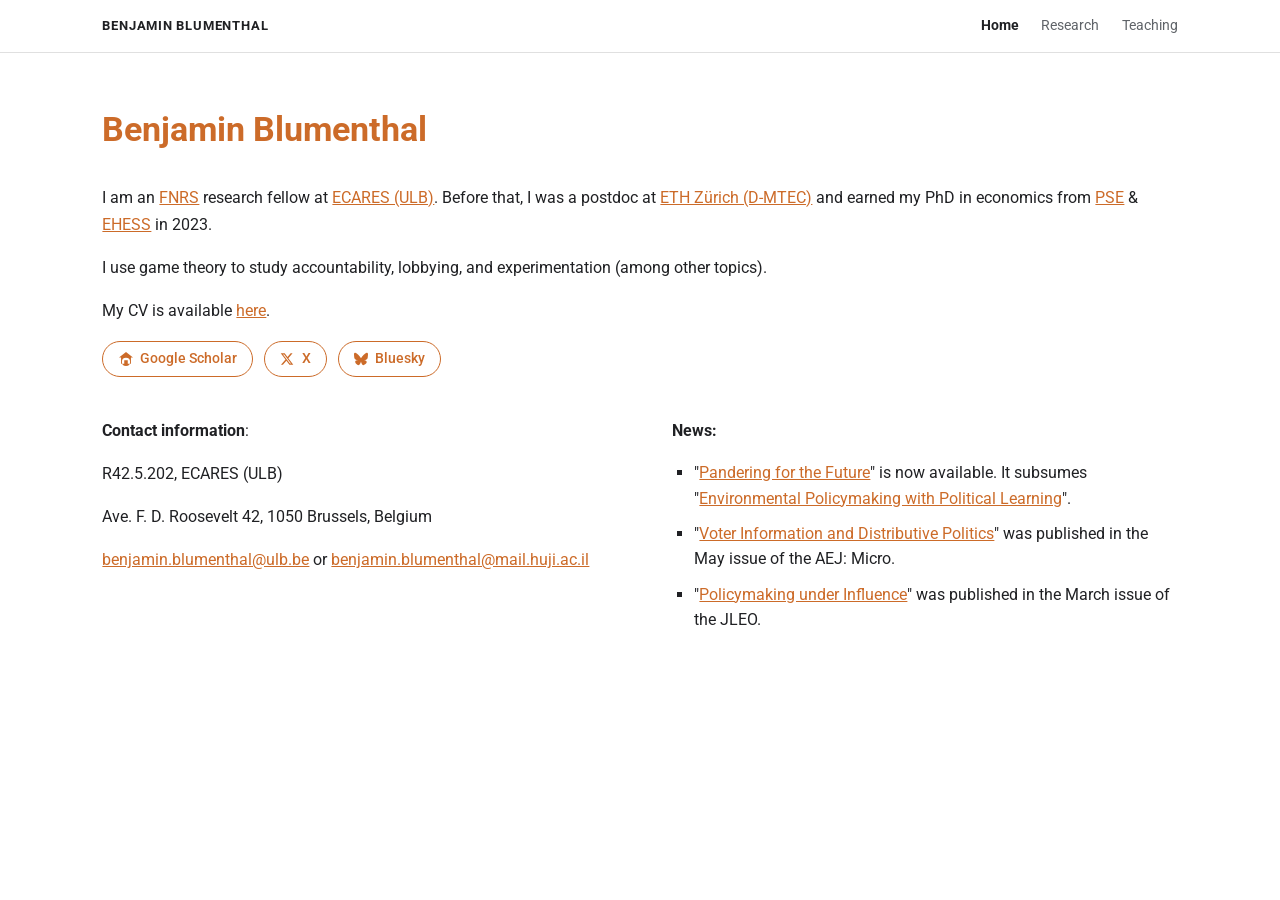
<file: index.html>
<!DOCTYPE html>
<html lang="en">
<head>
  <script async src="https://www.googletagmanager.com/gtag/js?id=G-81EFGDDH44"></script>
  <script>
    window.dataLayer = window.dataLayer || [];
    function gtag(){dataLayer.push(arguments);}
    gtag('js', new Date());
    gtag('config', 'G-81EFGDDH44');
  </script>
  <meta charset="UTF-8">
  <meta name="viewport" content="width=device-width, initial-scale=1.0">
  <title>Benjamin Blumenthal</title>
  <link rel="icon" href="data:image/svg+xml,<svg xmlns=%22http://www.w3.org/2000/svg%22 viewBox=%220 0 16 16%22><text y=%2214%22 font-size=%2214%22>%F0%9F%A4%93</text></svg>">
  <link rel="stylesheet" href="css/style.css">
</head>
<body>

<div class="topbar">
  <div class="topbar-inner">
    <a class="topbar-name" href="index.html">Benjamin Blumenthal</a>
    <nav aria-label="Sections">
      <a href="index.html" class="active">Home</a>
      <a href="research.html">Research</a>
      <a href="teaching.html">Teaching</a>
    </nav>
  </div>
</div>

<div class="container">
  <h1>Benjamin Blumenthal</h1>

  <p>
    I am an <a href="https://www.frs-fnrs.be/en/" target="_blank" rel="noopener">FNRS</a> research fellow at
    <a href="https://ecares.ulb.be/" target="_blank" rel="noopener">ECARES (ULB)</a>. Before that, I was a
    postdoc at <a href="https://mtec.ethz.ch" target="_blank" rel="noopener">ETH Zürich (D-MTEC)</a>
    and earned my PhD in economics from <a href="https://www.parisschoolofeconomics.eu/en/" target="_blank" rel="noopener">PSE</a>
    &amp; <a href="https://www.ehess.fr/en" target="_blank" rel="noopener">EHESS</a> in 2023.
  </p>

  <p>I use game theory to study accountability, lobbying, and experimentation (among other topics).</p>

  <p>My CV is available <a href="cv.pdf" target="_blank">here</a>.</p>

  <div class="social-links">
    <a href="https://scholar.google.fr/citations?user=tPTopb8AAAAJ&hl=fr&oi=ao" target="_blank" rel="noopener">
      <svg viewBox="0 0 24 24" fill="currentColor" width="14" height="14"><path d="M12 24a7 7 0 1 1 0-14 7 7 0 0 1 0 14zm0-24L0 9.5h3.5V20H9v-6h6v6h5.5V9.5H24z"/></svg>
      Google Scholar
    </a>
    <a href="https://x.com/bnjmnblmnthl" target="_blank" rel="noopener">
      <svg viewBox="0 0 24 24" fill="currentColor" width="14" height="14"><path d="M18.244 2.25h3.308l-7.227 8.26 8.502 11.24H16.17l-5.214-6.817L4.99 21.75H1.68l7.73-8.835L1.254 2.25H8.08l4.713 6.231zm-1.161 17.52h1.833L7.084 4.126H5.117z"/></svg>
      X
    </a>
    <a href="https://bsky.app/profile/bnjmnblmnthl.bsky.social" target="_blank" rel="noopener">
      <svg viewBox="0 0 24 24" fill="currentColor" width="14" height="14"><path d="M12 10.8c-1.087-2.114-4.046-6.053-6.798-7.995C2.566.944 1.561 1.266.902 1.565.139 1.908 0 3.08 0 3.768c0 .69.378 5.65.624 6.479.815 2.736 3.713 3.66 6.383 3.364.136-.02.275-.039.415-.056-.138.022-.276.04-.415.056-3.912.58-7.387 2.005-2.83 7.078 5.013 5.19 6.87-1.113 7.823-4.308.953 3.195 2.05 9.271 7.733 4.308 4.267-4.308 1.172-6.498-2.74-7.078a8.741 8.741 0 0 1-.415-.056c.14.017.279.036.415.056 2.67.297 5.568-.628 6.383-3.364.246-.828.624-5.79.624-6.478 0-.69-.139-1.861-.902-2.204-.659-.299-1.664-.62-4.3 1.24C16.046 4.748 13.087 8.687 12 10.8z"/></svg>
      Bluesky
    </a>
  </div>

  <div class="two-col">
    <div>
      <p><strong>Contact information</strong>:</p>
      <p>R42.5.202, ECARES (ULB)</p>
      <p>Ave. F. D. Roosevelt 42, 1050 Brussels, Belgium</p>
      <p>
        <a href="mailto:benjamin.blumenthal@ulb.be">benjamin.blumenthal@ulb.be</a> or
        <a href="mailto:benjamin.blumenthal@mail.huji.ac.il">benjamin.blumenthal@mail.huji.ac.il</a>
      </p>
    </div>
    <div>
      <p><strong>News:</strong></p>
      <ul class="plain-list">
        <li>
          "<a href="https://osf.io/preprints/socarxiv/trn8u_v3" target="_blank" rel="noopener">Pandering for the Future</a>"
          is now available. It subsumes "<a href="https://osf.io/preprints/socarxiv/trn8u" target="_blank" rel="noopener">Environmental Policymaking with Political Learning</a>".
        </li>
        <li>
          "<a href="https://www.aeaweb.org/articles?id=10.1257/mic.20240340&from=f" target="_blank" rel="noopener">Voter Information and Distributive Politics</a>"
          was published in the May issue of the AEJ: Micro.
        </li>
        <li>
          "<a href="https://doi.org/10.1093/jleo/ewaf001" target="_blank" rel="noopener">Policymaking under Influence</a>"
          was published in the March issue of the JLEO.
        </li>
      </ul>
    </div>
  </div>
</div>

</body>
</html>
</file>
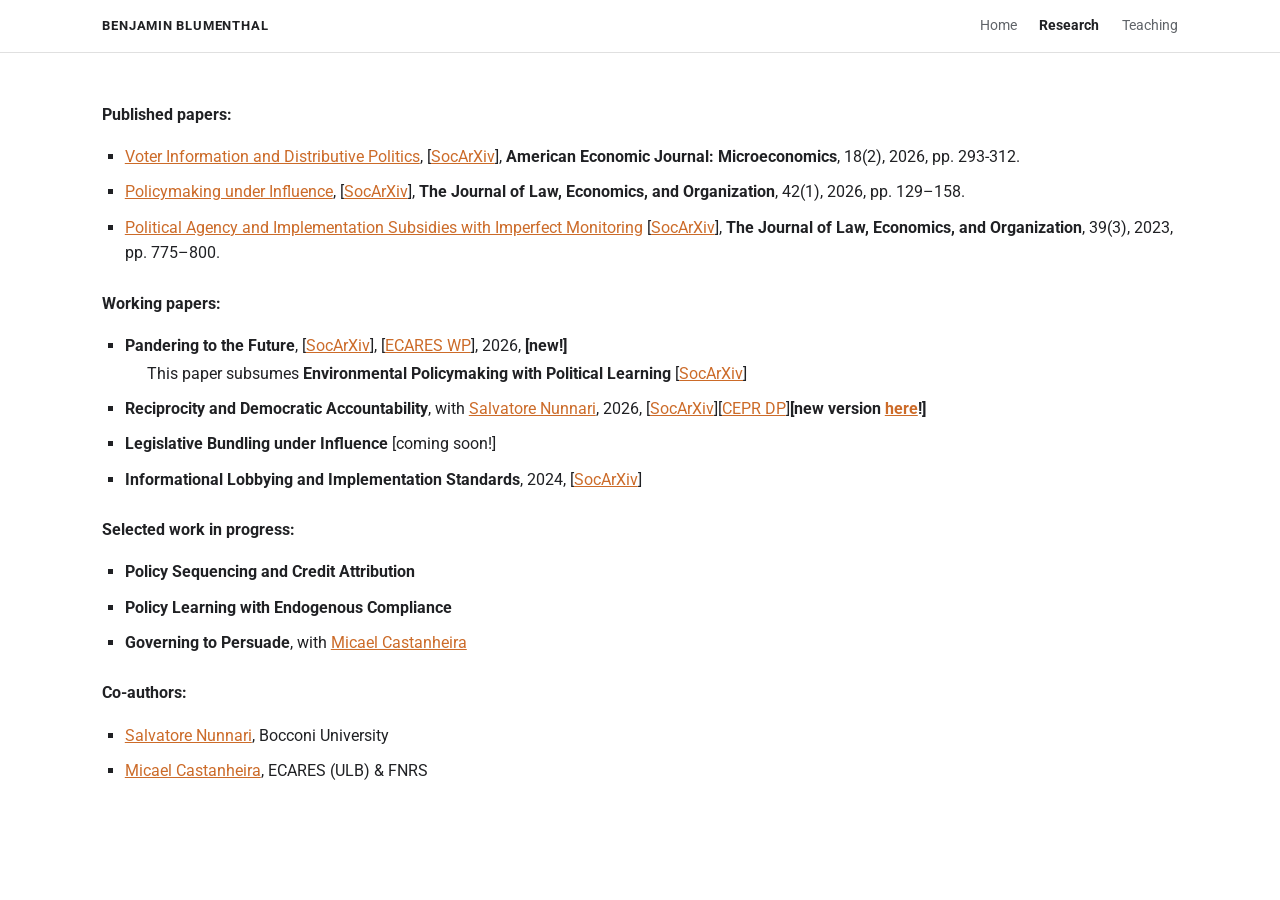
<file: research.html>
<!DOCTYPE html>
<html lang="en">
<head>
  <script async src="https://www.googletagmanager.com/gtag/js?id=G-81EFGDDH44"></script>
  <script>
    window.dataLayer = window.dataLayer || [];
    function gtag(){dataLayer.push(arguments);}
    gtag('js', new Date());
    gtag('config', 'G-81EFGDDH44');
  </script>
  <meta charset="UTF-8">
  <meta name="viewport" content="width=device-width, initial-scale=1.0">
  <title>Research – Benjamin Blumenthal</title>
  <link rel="icon" href="data:image/svg+xml,<svg xmlns=%22http://www.w3.org/2000/svg%22 viewBox=%220 0 16 16%22><text y=%2214%22 font-size=%2214%22>%F0%9F%A4%93</text></svg>">
  <link rel="stylesheet" href="css/style.css">
</head>
<body>

<div class="topbar">
  <div class="topbar-inner">
    <a class="topbar-name" href="index.html">Benjamin Blumenthal</a>
    <nav aria-label="Sections">
      <a href="index.html">Home</a>
      <a href="research.html" class="active">Research</a>
      <a href="teaching.html">Teaching</a>
    </nav>
  </div>
</div>

<div class="container">

  <p><strong>Published papers:</strong></p>
  <ul class="plain-list">
    <li>
      <a href="https://www.aeaweb.org/articles?id=10.1257/mic.20240340&from=f" target="_blank" rel="noopener">Voter Information and Distributive Politics</a>,
      [<a href="https://osf.io/preprints/socarxiv/r7w4m/" target="_blank" rel="noopener">SocArXiv</a>],
      <strong>American Economic Journal: Microeconomics</strong>, 18(2), 2026, pp. 293-312.
    </li>
    <li>
      <a href="https://doi.org/10.1093/jleo/ewaf001" target="_blank" rel="noopener">Policymaking under Influence</a>,
      [<a href="https://osf.io/preprints/socarxiv/7uw3j" target="_blank" rel="noopener">SocArXiv</a>],
      <strong>The Journal of Law, Economics, and Organization</strong>, 42(1), 2026, pp. 129–158.
    </li>
    <li>
      <a href="https://academic.oup.com/jleo/article/39/3/775/6654647" target="_blank" rel="noopener">Political Agency and Implementation Subsidies with Imperfect Monitoring</a>
      [<a href="https://osf.io/preprints/socarxiv/ydfbs/" target="_blank" rel="noopener">SocArXiv</a>],
      <strong>The Journal of Law, Economics, and Organization</strong>, 39(3), 2023, pp. 775–800.
    </li>
  </ul>

  <p><strong>Working papers:</strong></p>
  <ul class="plain-list">
    <li>
      <strong>Pandering to the Future</strong>,
      [<a href="https://osf.io/preprints/socarxiv/trn8u_v3" target="_blank" rel="noopener">SocArXiv</a>],
      [<a href="https://ecares.ulb.be/wp-content/uploads/2026/06/WP_ECARES_2026-18_Pandering.pdf" target="_blank" rel="noopener">ECARES WP</a>],
      2026,  <strong>[new!] </strong>
      <div class="sub-note">
        This paper subsumes <strong>Environmental Policymaking with Political Learning</strong>
        [<a href="https://osf.io/preprints/socarxiv/trn8u" target="_blank" rel="noopener">SocArXiv</a>]
      </div>
    </li>
    <li>
      <strong>Reciprocity and Democratic Accountability</strong>, with
      <a href="https://snunnari.github.io/" target="_blank" rel="noopener">Salvatore Nunnari</a>, 2026,
      [<a href="https://doi.org/10.31235/osf.io/9mv2e_v1" target="_blank" rel="noopener">SocArXiv</a>][<a href="https://cepr.org/publications/dp20998" target="_blank" rel="noopener">CEPR DP</a>]<strong>[new version <a href="https://ecares.ulb.be/wp-content/uploads/2026/07/WP_ECARES_2026_24_bn_reciprocity.pdf" target="_blank" rel="noopener">here</a>!]</strong>
    </li>
    <li><strong>Legislative Bundling under Influence</strong> [coming soon!]
    </li>
    <li>
      <strong>Informational Lobbying and Implementation Standards</strong>, 2024,
      [<a href="https://doi.org/10.31235/osf.io/2kbas" target="_blank" rel="noopener">SocArXiv</a>]
    </li>
  </ul>

  <p><strong>Selected work in progress:</strong></p>
  <ul class="plain-list">
    <li><strong>Policy Sequencing and Credit Attribution</strong></li>
    <li><strong>Policy Learning with Endogenous Compliance</strong></li>
    <li><strong>Governing to Persuade</strong>, with <a href="https://sites.google.com/site/micaelcastanheiraswebsite/" target="_blank" rel="noopener">Micael Castanheira</a></li>
  </ul>

  <p><strong>Co-authors:</strong></p>
  <ul class="plain-list">
    <li><a href="https://snunnari.github.io/" target="_blank" rel="noopener">Salvatore Nunnari</a>, Bocconi University</li>
    <li><a href="https://sites.google.com/site/micaelcastanheiraswebsite/" target="_blank" rel="noopener">Micael Castanheira</a>, ECARES (ULB) &amp; FNRS</li>
  </ul>

</div>

</body>
</html>
</file>
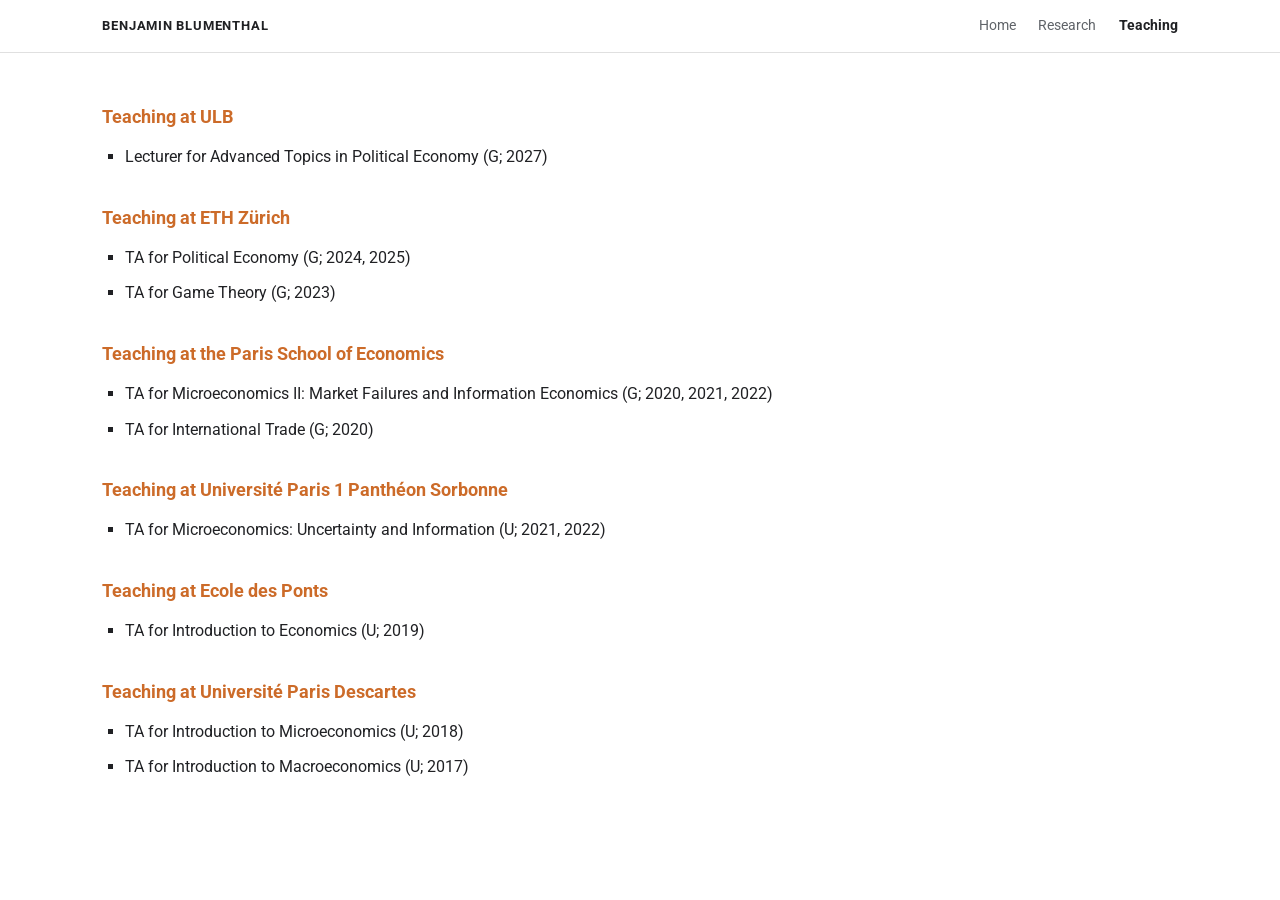
<file: teaching.html>
<!DOCTYPE html>
<html lang="en">
<head>
  <script async src="https://www.googletagmanager.com/gtag/js?id=G-81EFGDDH44"></script>
  <script>
    window.dataLayer = window.dataLayer || [];
    function gtag(){dataLayer.push(arguments);}
    gtag('js', new Date());
    gtag('config', 'G-81EFGDDH44');
  </script>
  <meta charset="UTF-8">
  <meta name="viewport" content="width=device-width, initial-scale=1.0">
  <title>Teaching – Benjamin Blumenthal</title>
  <link rel="icon" href="data:image/svg+xml,<svg xmlns=%22http://www.w3.org/2000/svg%22 viewBox=%220 0 16 16%22><text y=%2214%22 font-size=%2214%22>%F0%9F%A4%93</text></svg>">
  <link rel="stylesheet" href="css/style.css">
</head>
<body>

<div class="topbar">
  <div class="topbar-inner">
    <a class="topbar-name" href="index.html">Benjamin Blumenthal</a>
    <nav aria-label="Sections">
      <a href="index.html">Home</a>
      <a href="research.html">Research</a>
      <a href="teaching.html" class="active">Teaching</a>
    </nav>
  </div>
</div>

<div class="container">

  <h3 class="institution-heading">Teaching at ULB</h3>
  <ul class="plain-list">
    <li>Lecturer for Advanced Topics in Political Economy (G; 2027)</li>
  </ul>

  <h3 class="institution-heading">Teaching at ETH Zürich</h3>
  <ul class="plain-list">
    <li>TA for Political Economy (G; 2024, 2025)</li>
    <li>TA for Game Theory (G; 2023)</li>
  </ul>

  <h3 class="institution-heading">Teaching at the Paris School of Economics</h3>
  <ul class="plain-list">
    <li>TA for Microeconomics II: Market Failures and Information Economics (G; 2020, 2021, 2022)</li>
    <li>TA for International Trade (G; 2020)</li>
  </ul>

  <h3 class="institution-heading">Teaching at Université Paris 1 Panthéon Sorbonne</h3>
  <ul class="plain-list">
    <li>TA for Microeconomics: Uncertainty and Information (U; 2021, 2022)</li>
  </ul>

  <h3 class="institution-heading">Teaching at Ecole des Ponts</h3>
  <ul class="plain-list">
    <li>TA for Introduction to Economics (U; 2019)</li>
  </ul>

  <h3 class="institution-heading">Teaching at Université Paris Descartes</h3>
  <ul class="plain-list">
    <li>TA for Introduction to Microeconomics (U; 2018)</li>
    <li>TA for Introduction to Macroeconomics (U; 2017)</li>
  </ul>

</div>

</body>
</html>
</file>
<file: css/style.css>
@import url('https://fonts.googleapis.com/css2?family=Roboto:ital,wght@0,300;0,400;0,500;0,700;1,400&display=swap');

:root {
  --accent:     #cc6b29;
  --nav-muted:  #5f6368;
  --text:       #202124;
  --border:     #e0e0e0;
}

* { box-sizing: border-box; margin: 0; padding: 0; }

body {
  font-family: 'Roboto', 'Google Sans', Arial, sans-serif;
  font-weight: 400;
  color: var(--text);
  line-height: 1.7;
  background: #ffffff;
}

/* ─── TOPBAR ──────────────────────────────────────────── */
.topbar {
  position: sticky;
  top: 0;
  z-index: 100;
  background: rgba(255, 255, 255, 0.9);
  -webkit-backdrop-filter: blur(8px);
  backdrop-filter: blur(8px);
  border-bottom: 1px solid var(--border);
}

.topbar-inner {
  max-width: 1600px;
  margin: 0 auto;
  padding: 0.9rem 8%;
  display: flex;
  align-items: baseline;
  justify-content: space-between;
  gap: 1.5rem;
}

.topbar-name {
  font-family: 'Roboto', 'Google Sans', Arial, sans-serif;
  font-size: 0.82rem;
  font-weight: 700;
  letter-spacing: 0.06em;
  text-transform: uppercase;
  color: var(--text);
  text-decoration: none;
  white-space: nowrap;
}

.topbar-inner nav { display: flex; gap: 1.4rem; }

.topbar-inner nav a {
  color: var(--nav-muted);
  text-decoration: none;
  font-size: 0.85rem;
  font-weight: 400;
  transition: color 0.15s;
}

.topbar-inner nav a:hover { color: var(--accent); }

.topbar-inner nav a.active {
  color: var(--text);
  font-weight: 700;
}

@media (max-width: 33rem) {
  .topbar-name { display: none; }
  .topbar-inner { justify-content: center; }
  .topbar-inner nav { gap: 1.15rem; }
}

/* ─── LAYOUT ──────────────────────────────────────────── */
.container {
  max-width: 1600px;
  margin: 0 auto;
  padding: 3rem 8% 5rem;
}

/* ─── TYPOGRAPHY ──────────────────────────────────────── */
h1 {
  font-family: 'Roboto', 'Google Sans', Arial, sans-serif;
  font-size: 2.1rem;
  font-weight: 700;
  color: var(--accent);
  margin-bottom: 1.6rem;
}

p { margin-bottom: 1rem; font-size: 1rem; }

a { color: var(--accent); text-decoration: underline; }
a:hover { opacity: 0.75; }

strong { font-weight: 700; color: var(--text); }

/* ─── SOCIAL BUTTONS ──────────────────────────────────── */
.social-links {
  display: flex;
  flex-wrap: wrap;
  gap: 0.7rem;
  margin: 0.5rem 0 1.75rem;
}

.social-links a {
  display: inline-flex;
  align-items: center;
  gap: 0.45rem;
  font-size: 0.85rem;
  font-weight: 500;
  color: var(--accent);
  text-decoration: none;
  border: 1px solid var(--accent);
  border-radius: 20px;
  padding: 0.35rem 0.95rem;
  transition: background 0.15s, color 0.15s;
}

.social-links a:hover {
  background: var(--accent);
  color: #fff;
  opacity: 1;
}

/* ─── HOME: TWO-COLUMN CONTACT/NEWS ──────────────────── */
.two-col {
  display: flex;
  gap: 4rem;
  margin-top: 2.5rem;
  flex-wrap: wrap;
}

.two-col > div { flex: 1 1 300px; }

/* ─── PLAIN BULLET LISTS ──────────────────────────────── */
.plain-list {
  list-style: square;
  margin: 0.75rem 0 1.5rem 1.4rem;
}

.plain-list li {
  margin-bottom: 0.6rem;
  line-height: 1.6;
}

.sub-note {
  margin: 0.15rem 0 0.6rem 1.4rem;
  line-height: 1.6;
}

.new-tag {
  color: var(--accent);
  font-weight: 700;
}

/* ─── TEACHING ────────────────────────────────────────── */
.institution-heading {
  font-family: 'Roboto', 'Google Sans', Arial, sans-serif;
  font-size: 1.15rem;
  font-weight: 700;
  color: var(--accent);
  margin-top: 2rem;
  margin-bottom: 0.4rem;
}

.institution-heading:first-child { margin-top: 0; }

/* ─── RESPONSIVE ──────────────────────────────────────── */
@media (max-width: 640px) {
  .two-col { gap: 2rem; }
  .container { padding: 2rem 6% 3rem; }
  h1 { font-size: 1.7rem; }
}
</file>
